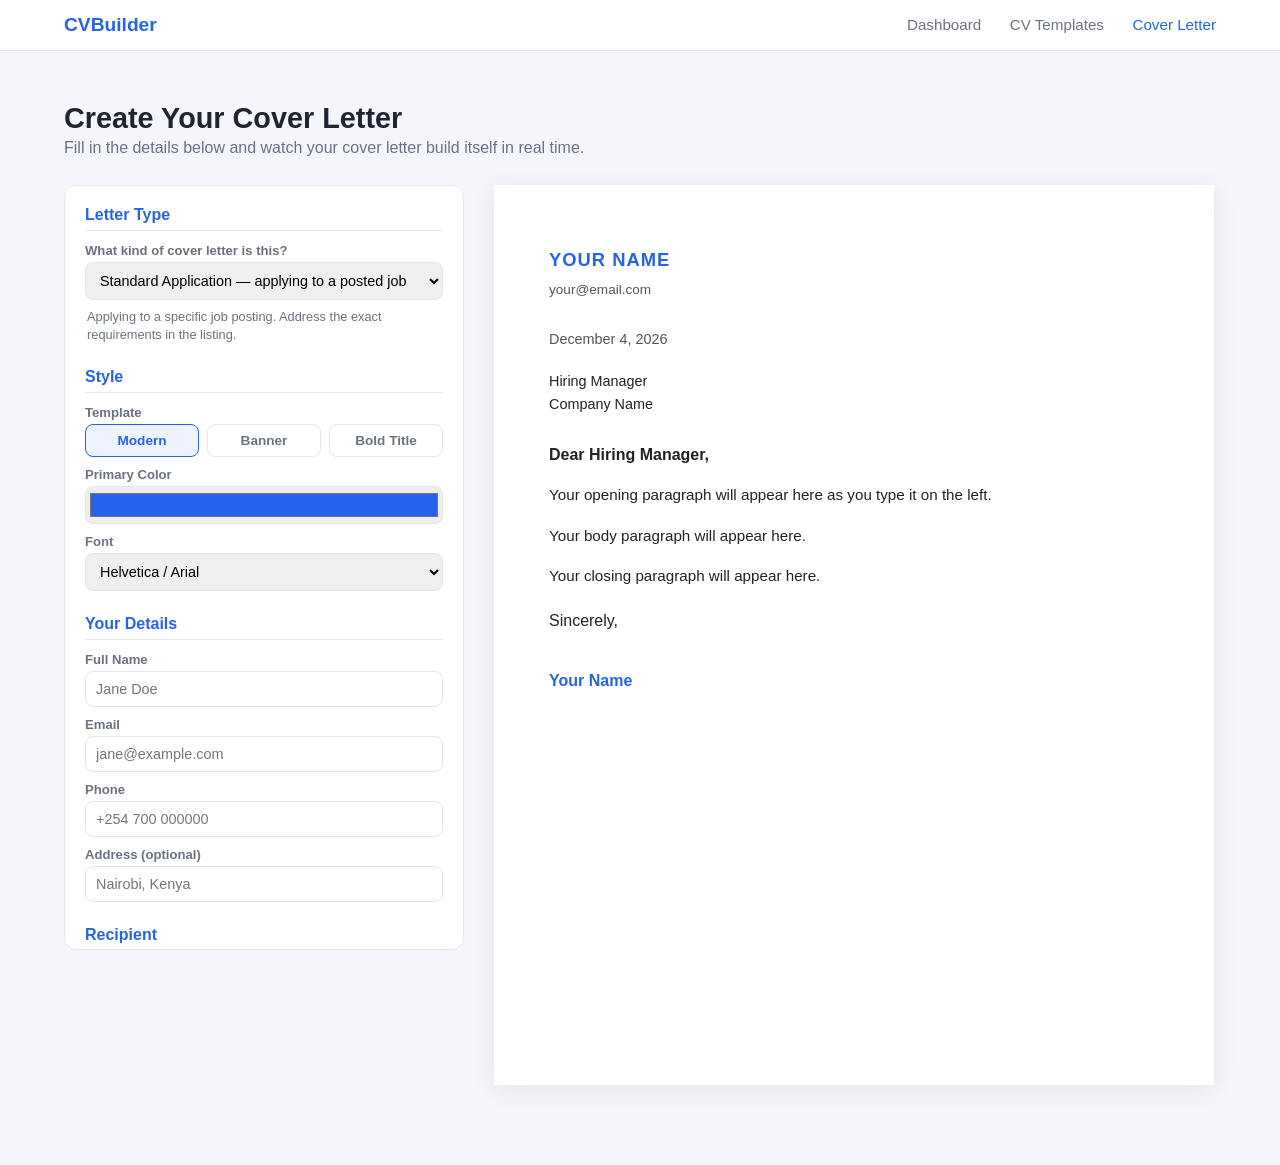
<file: cover letter.html>
<!DOCTYPE html>
<html lang="en">
<head>
<meta charset="UTF-8">
<meta name="viewport" content="width=device-width, initial-scale=1.0">
<title>Create Cover Letter | CVBuilder</title>
<link rel="stylesheet" href="cover-letter.css">
</head>
<body>

  <header class="cl-header">
    <div class="cl-header-inner">
      <a href="dashboard.html" class="cl-logo">CVBuilder</a>
      <nav class="cl-nav">
        <a href="dashboard.html">Dashboard</a>
        <a href="templates.html">CV Templates</a>
        <a href="create_cover_letter.html" class="active">Cover Letter</a>
      </nav>
    </div>
  </header>

  <main class="cl-main">
    <h1 class="cl-title">Create Your Cover Letter</h1>
    <p class="cl-subtitle">Fill in the details below and watch your cover letter build itself in real time.</p>

    <div class="cl-layout">

      <!-- ============ FORM PANEL ============ -->
      <section class="cl-form-panel">

        <div class="cl-field-group">
          <h2>Letter Type</h2>
          <label class="cl-label" for="letterType">What kind of cover letter is this?</label>
          <select id="letterType">
            <option value="application">Standard Application &mdash; applying to a posted job</option>
            <option value="referral">Referral &mdash; someone inside the company referred you</option>
            <option value="prospecting">Prospecting / Letter of Interest &mdash; no open role, cold interest</option>
            <option value="networking">Networking &mdash; reaching out for advice or an introduction</option>
            <option value="career-change">Career Change &mdash; switching industries or roles</option>
          </select>
          <p class="cl-type-hint" id="typeHint"></p>

          <div id="conditionalFieldWrap" class="cl-hidden">
            <label class="cl-label" id="conditionalFieldLabel" for="conditionalField">Referral Name</label>
            <input type="text" id="conditionalField" placeholder="">
          </div>
        </div>

        <div class="cl-field-group">
          <h2>Style</h2>

          <label class="cl-label">Template</label>
          <div class="cl-template-choices" id="templateChoices">
            <button type="button" class="cl-template-btn active" data-template="modern">Modern</button>
            <button type="button" class="cl-template-btn" data-template="banner">Banner</button>
            <button type="button" class="cl-template-btn" data-template="bold">Bold Title</button>
          </div>

          <label class="cl-label" for="primaryColor">Primary Color</label>
          <input type="color" id="primaryColor" value="#2563eb">

          <label class="cl-label" for="fontChoice">Font</label>
          <select id="fontChoice">
            <option value="'Helvetica Neue', Arial, sans-serif">Helvetica / Arial</option>
            <option value="'Georgia', serif">Georgia</option>
            <option value="'Courier New', monospace">Courier New</option>
            <option value="'Poppins', sans-serif">Poppins</option>
          </select>
        </div>

        <div class="cl-field-group">
          <h2>Your Details</h2>
          <label class="cl-label" for="fullName">Full Name</label>
          <input type="text" id="fullName" placeholder="Jane Doe">

          <label class="cl-label" for="yourEmail">Email</label>
          <input type="email" id="yourEmail" placeholder="jane@example.com">

          <label class="cl-label" for="yourPhone">Phone</label>
          <input type="text" id="yourPhone" placeholder="+254 700 000000">

          <label class="cl-label" for="yourAddress">Address (optional)</label>
          <input type="text" id="yourAddress" placeholder="Nairobi, Kenya">
        </div>

        <div class="cl-field-group">
          <h2>Recipient</h2>
          <label class="cl-label" for="letterDate">Date</label>
          <input type="date" id="letterDate">

          <label class="cl-label" for="hiringManager">Hiring Manager's Name</label>
          <input type="text" id="hiringManager" placeholder="Hiring Manager">

          <label class="cl-label" for="companyName">Company Name</label>
          <input type="text" id="companyName" placeholder="Acme Corp">

          <label class="cl-label" for="companyAddress">Company Address (optional)</label>
          <input type="text" id="companyAddress" placeholder="123 Business Rd, City">

          <label class="cl-label" for="jobTitle" id="jobTitleLabel">Job Title You're Applying For</label>
          <input type="text" id="jobTitle" placeholder="Frontend Developer">
        </div>

        <div class="cl-field-group">
          <h2>Letter Content</h2>
          <label class="cl-label" for="greeting">Greeting</label>
          <input type="text" id="greeting" placeholder="Dear Hiring Manager,">

          <label class="cl-label" for="openingParagraph">Opening Paragraph</label>
          <textarea id="openingParagraph" rows="4"></textarea>

          <label class="cl-label" for="bodyParagraph">Body Paragraph</label>
          <textarea id="bodyParagraph" rows="6"></textarea>

          <label class="cl-label" for="closingParagraph">Closing Paragraph</label>
          <textarea id="closingParagraph" rows="4"></textarea>

          <label class="cl-label" for="signOff">Sign-off</label>
          <input type="text" id="signOff" placeholder="Sincerely,">
        </div>

        <div class="cl-actions">
          <button type="button" id="saveBtn" class="cl-btn cl-btn-secondary">Save</button>
          <button type="button" id="downloadBtn" class="cl-btn cl-btn-primary">Download / Print</button>
        </div>
        <p id="saveStatus" class="cl-save-status"></p>
      </section>

      <!-- ============ PREVIEW PANEL ============ -->
      <section class="cl-preview-panel">
        <div class="cl-preview-wrap">
          <div id="letterPreview" class="cl-letter cl-template-modern">

            <div class="cl-letter-sender">
              <div class="cl-sender-name" id="pvName">Your Name</div>
              <div class="cl-sender-contact">
                <span id="pvEmail">your@email.com</span>
                <span id="pvPhone">+000 000 0000</span>
                <span id="pvAddress"></span>
              </div>
            </div>

            <div class="cl-letter-date" id="pvDate">Date</div>

            <div class="cl-letter-recipient">
              <div id="pvManager">Hiring Manager</div>
              <div id="pvCompany">Company Name</div>
              <div id="pvCompanyAddress"></div>
            </div>

            <div class="cl-letter-tag" id="pvConditional"></div>

            <div class="cl-letter-greeting" id="pvGreeting">Dear Hiring Manager,</div>

            <div class="cl-letter-body">
              <p id="pvOpening">Your opening paragraph will appear here as you type it on the left.</p>
              <p id="pvBody">Your body paragraph will appear here.</p>
              <p id="pvClosing">Your closing paragraph will appear here.</p>
            </div>

            <div class="cl-letter-signoff">
              <div id="pvSignOff">Sincerely,</div>
              <div class="cl-letter-signature" id="pvSignName">Your Name</div>
            </div>

          </div>
        </div>
      </section>

    </div>
  </main>

  <script src="cover-letter.js"></script>
</body>
</html>
</file>
<file: cover-letter.css>
:root {
  --cl-primary: #2563eb;
  --cl-font: 'Helvetica Neue', Arial, sans-serif;
  --cl-bg: #f4f6fb;
  --cl-panel-bg: #ffffff;
  --cl-border: #e2e5ec;
  --cl-text: #1f2430;
  --cl-muted: #6b7280;
}

* { box-sizing: border-box; }

body {
  margin: 0;
  font-family: 'Helvetica Neue', Arial, sans-serif;
  background: var(--cl-bg);
  color: var(--cl-text);
}

/* ---------- Header ---------- */
.cl-header {
  background: var(--cl-panel-bg);
  border-bottom: 1px solid var(--cl-border);
  position: sticky;
  top: 0;
  z-index: 10;
}
.cl-header-inner {
  max-width: 1200px;
  margin: 0 auto;
  padding: 14px 24px;
  display: flex;
  align-items: center;
  justify-content: space-between;
}
.cl-logo {
  font-weight: 700;
  font-size: 1.2rem;
  color: var(--cl-primary);
  text-decoration: none;
}
.cl-nav a {
  margin-left: 24px;
  text-decoration: none;
  color: var(--cl-muted);
  font-size: 0.95rem;
  font-weight: 500;
}
.cl-nav a.active,
.cl-nav a:hover {
  color: var(--cl-primary);
}

/* ---------- Main layout ---------- */
.cl-main {
  max-width: 1200px;
  margin: 0 auto;
  padding: 32px 24px 80px;
}
.cl-title {
  font-size: 1.8rem;
  margin-bottom: 4px;
}
.cl-subtitle {
  color: var(--cl-muted);
  margin-top: 0;
  margin-bottom: 28px;
}
.cl-layout {
  display: grid;
  grid-template-columns: 400px 1fr;
  gap: 28px;
  align-items: start;
}
@media (max-width: 900px) {
  .cl-layout { grid-template-columns: 1fr; }
}

/* ---------- Form panel ---------- */
.cl-form-panel {
  background: var(--cl-panel-bg);
  border: 1px solid var(--cl-border);
  border-radius: 12px;
  padding: 20px;
  max-height: 85vh;
  overflow-y: auto;
}
.cl-field-group {
  margin-bottom: 24px;
}
.cl-field-group h2 {
  font-size: 1rem;
  margin: 0 0 12px;
  color: var(--cl-primary);
  border-bottom: 1px solid var(--cl-border);
  padding-bottom: 6px;
}
.cl-label {
  display: block;
  font-size: 0.82rem;
  font-weight: 600;
  color: var(--cl-muted);
  margin: 10px 0 4px;
}
.cl-form-panel input[type="text"],
.cl-form-panel input[type="email"],
.cl-form-panel input[type="date"],
.cl-form-panel select,
.cl-form-panel textarea {
  width: 100%;
  padding: 9px 10px;
  border: 1px solid var(--cl-border);
  border-radius: 8px;
  font-size: 0.9rem;
  font-family: inherit;
  resize: vertical;
}
.cl-form-panel input[type="color"] {
  width: 100%;
  height: 38px;
  border: 1px solid var(--cl-border);
  border-radius: 8px;
  padding: 2px;
  cursor: pointer;
}

.cl-type-hint {
  font-size: 0.8rem;
  color: var(--cl-muted);
  margin: 8px 2px 0;
  line-height: 1.4;
}
.cl-hidden {
  display: none !important;
}

.cl-template-choices {
  display: flex;
  gap: 8px;
}
.cl-template-btn {
  flex: 1;
  padding: 8px 6px;
  border: 1px solid var(--cl-border);
  background: #fff;
  border-radius: 8px;
  cursor: pointer;
  font-size: 0.85rem;
  font-weight: 600;
  color: var(--cl-muted);
}
.cl-template-btn.active {
  border-color: var(--cl-primary);
  color: var(--cl-primary);
  background: #eef3ff;
}

.cl-actions {
  display: flex;
  gap: 10px;
  margin-top: 8px;
}
.cl-btn {
  flex: 1;
  padding: 11px 14px;
  border-radius: 8px;
  border: none;
  font-size: 0.92rem;
  font-weight: 600;
  cursor: pointer;
}
.cl-btn-primary {
  background: var(--cl-primary);
  color: #fff;
}
.cl-btn-secondary {
  background: #eef1f6;
  color: var(--cl-text);
}
.cl-save-status {
  font-size: 0.8rem;
  color: #16a34a;
  margin: 8px 2px 0;
  min-height: 1em;
}

/* ---------- Preview panel ---------- */
.cl-preview-panel {
  display: flex;
  justify-content: center;
}
.cl-preview-wrap {
  width: 100%;
  max-width: 720px;
}
.cl-letter {
  background: #fff;
  box-shadow: 0 4px 24px rgba(0,0,0,0.08);
  padding: 60px 55px;
  min-height: 900px;
  font-family: var(--cl-font);
  color: #222;
  line-height: 1.6;
}
.cl-sender-name {
  font-weight: 700;
  font-size: 1.15rem;
  color: var(--cl-primary);
}
.cl-sender-contact {
  font-size: 0.85rem;
  color: #555;
  display: flex;
  gap: 14px;
  flex-wrap: wrap;
  margin-top: 4px;
}
.cl-letter-date {
  margin-top: 28px;
  font-size: 0.9rem;
  color: #555;
}
.cl-letter-recipient {
  margin-top: 18px;
  font-size: 0.9rem;
}
.cl-letter-tag {
  margin-top: 10px;
  font-size: 0.85rem;
  font-style: italic;
  color: var(--cl-primary);
}
.cl-letter-tag:empty {
  display: none;
}
.cl-letter-greeting {
  margin-top: 26px;
  font-weight: 600;
}
.cl-letter-body {
  margin-top: 16px;
}
.cl-letter-body p {
  margin: 0 0 16px;
  font-size: 0.95rem;
  white-space: pre-wrap;
}
.cl-letter-signoff {
  margin-top: 20px;
}
.cl-letter-signature {
  margin-top: 34px;
  font-weight: 600;
  color: var(--cl-primary);
}

/* ---------- Template: Modern (default look above) ---------- */
.cl-template-modern .cl-sender-name {
  text-transform: uppercase;
  letter-spacing: 1px;
}

/* ---------- Template: Banner ---------- */
/* Full-bleed colored header band, name + contact in white, badge accent */
.cl-template-banner {
  padding-top: 0;
}
.cl-template-banner .cl-letter-sender {
  position: relative;
  overflow: hidden;
  background: var(--cl-primary);
  color: #fff;
  margin: 0 -55px 26px;
  padding: 34px 55px 26px;
}
.cl-template-banner .cl-letter-sender::before {
  content: '';
  position: absolute;
  top: -55px;
  right: -35px;
  width: 130px;
  height: 130px;
  border-radius: 50%;
  background: rgba(255,255,255,0.10);
}
.cl-template-banner .cl-letter-sender::after {
  content: '';
  position: absolute;
  top: 15px;
  right: 55px;
  width: 34px;
  height: 34px;
  border-radius: 50%;
  border: 2px solid rgba(255,255,255,0.55);
}
.cl-template-banner .cl-sender-name {
  position: relative;
  z-index: 1;
  color: #fff;
  font-size: 1.5rem;
  letter-spacing: 0.5px;
}
.cl-template-banner .cl-sender-contact {
  position: relative;
  z-index: 1;
  color: rgba(255,255,255,0.85);
  margin-top: 8px;
}
.cl-template-banner .cl-letter-date {
  text-align: right;
}
.cl-template-banner .cl-letter-greeting {
  color: var(--cl-primary);
}

/* ---------- Template: Bold Title ---------- */
/* Big bold uppercase letterhead name, cream paper, stacked contact lines */
.cl-template-bold {
  background: #fbf9f4;
}
.cl-template-bold .cl-letter-sender {
  border-bottom: 3px solid var(--cl-primary);
  padding-bottom: 18px;
  margin-bottom: 8px;
}
.cl-template-bold .cl-sender-name {
  display: block;
  font-size: 2.1rem;
  font-weight: 800;
  letter-spacing: 1px;
  text-transform: uppercase;
  color: var(--cl-primary);
  margin-bottom: 10px;
}
.cl-template-bold .cl-sender-contact {
  flex-direction: column;
  align-items: flex-start;
  gap: 2px;
  color: #555;
}
.cl-template-bold .cl-letter-greeting {
  font-weight: 700;
}

/* ---------- Print ---------- */
@media print {
  .cl-header, .cl-form-panel, .cl-title, .cl-subtitle { display: none !important; }
  .cl-main { padding: 0; max-width: none; }
  .cl-layout { display: block; }
  .cl-letter { box-shadow: none; padding: 0; }
}
</file>
